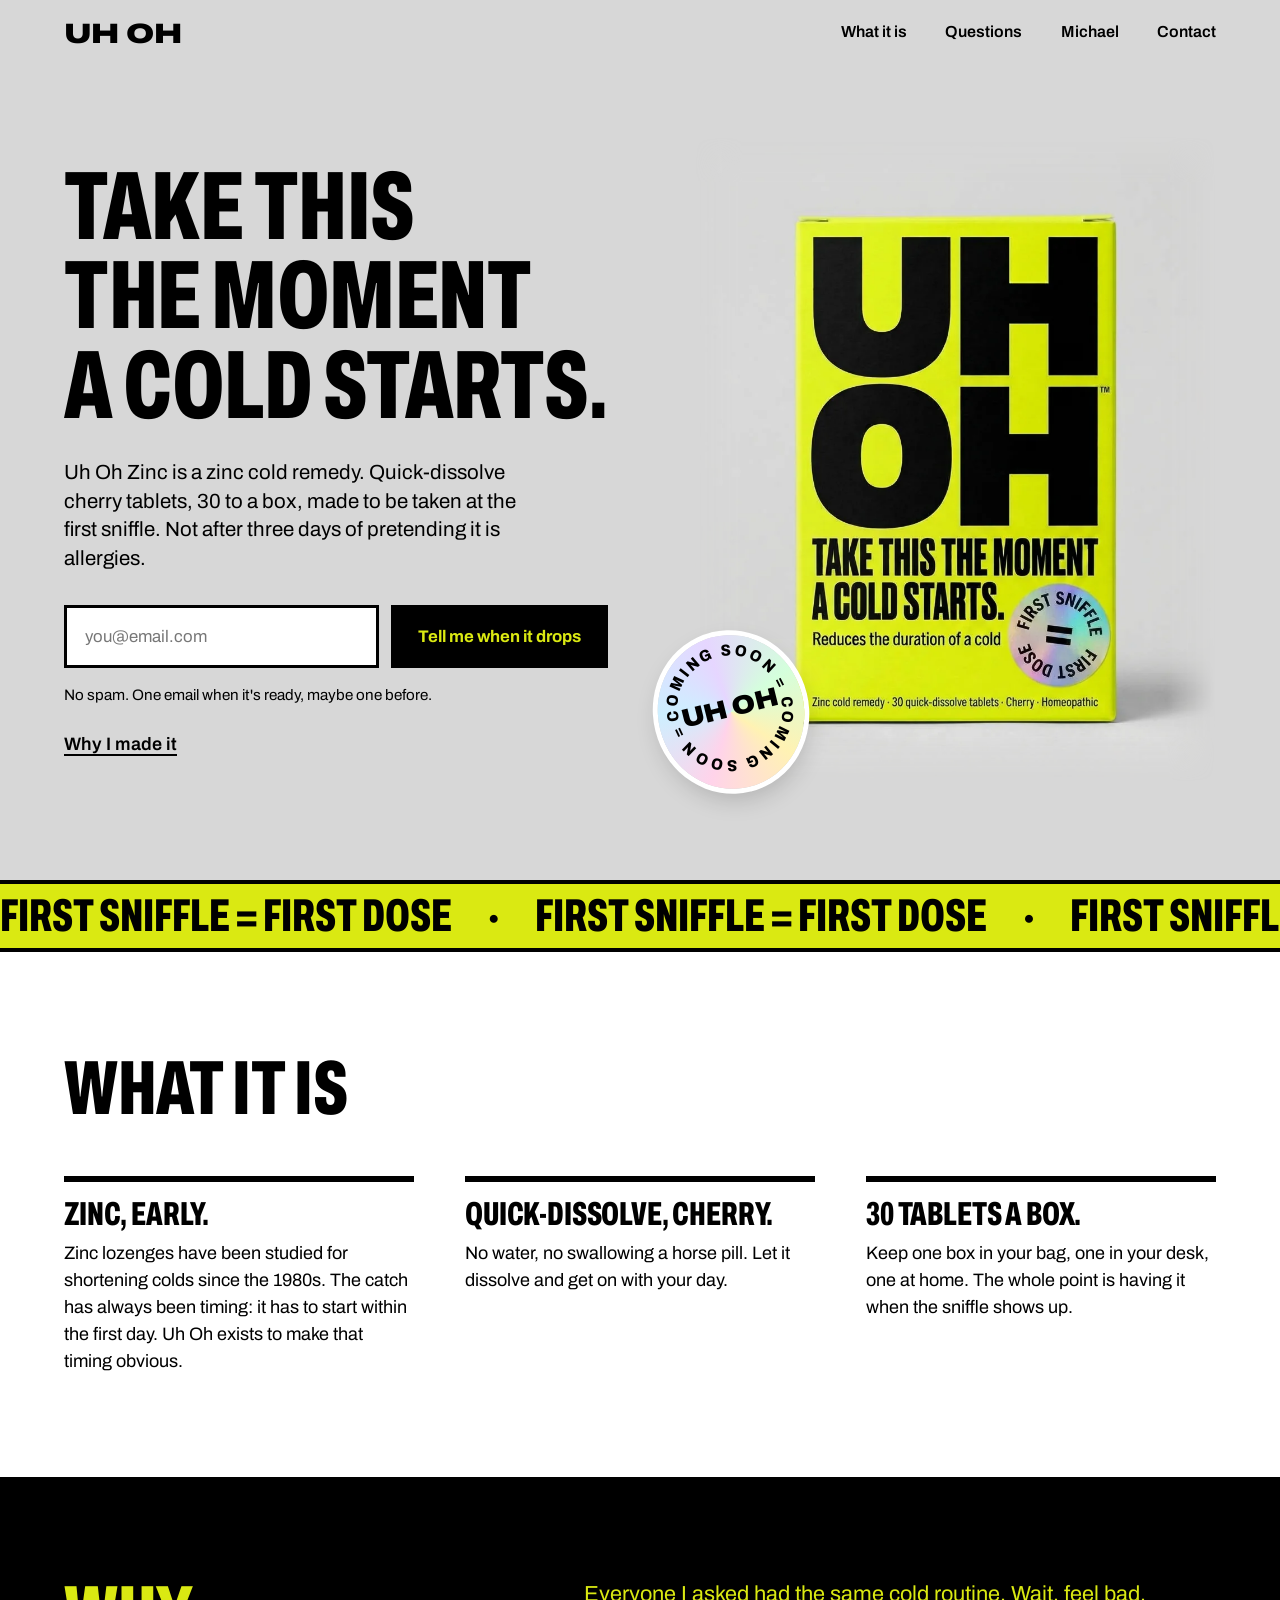
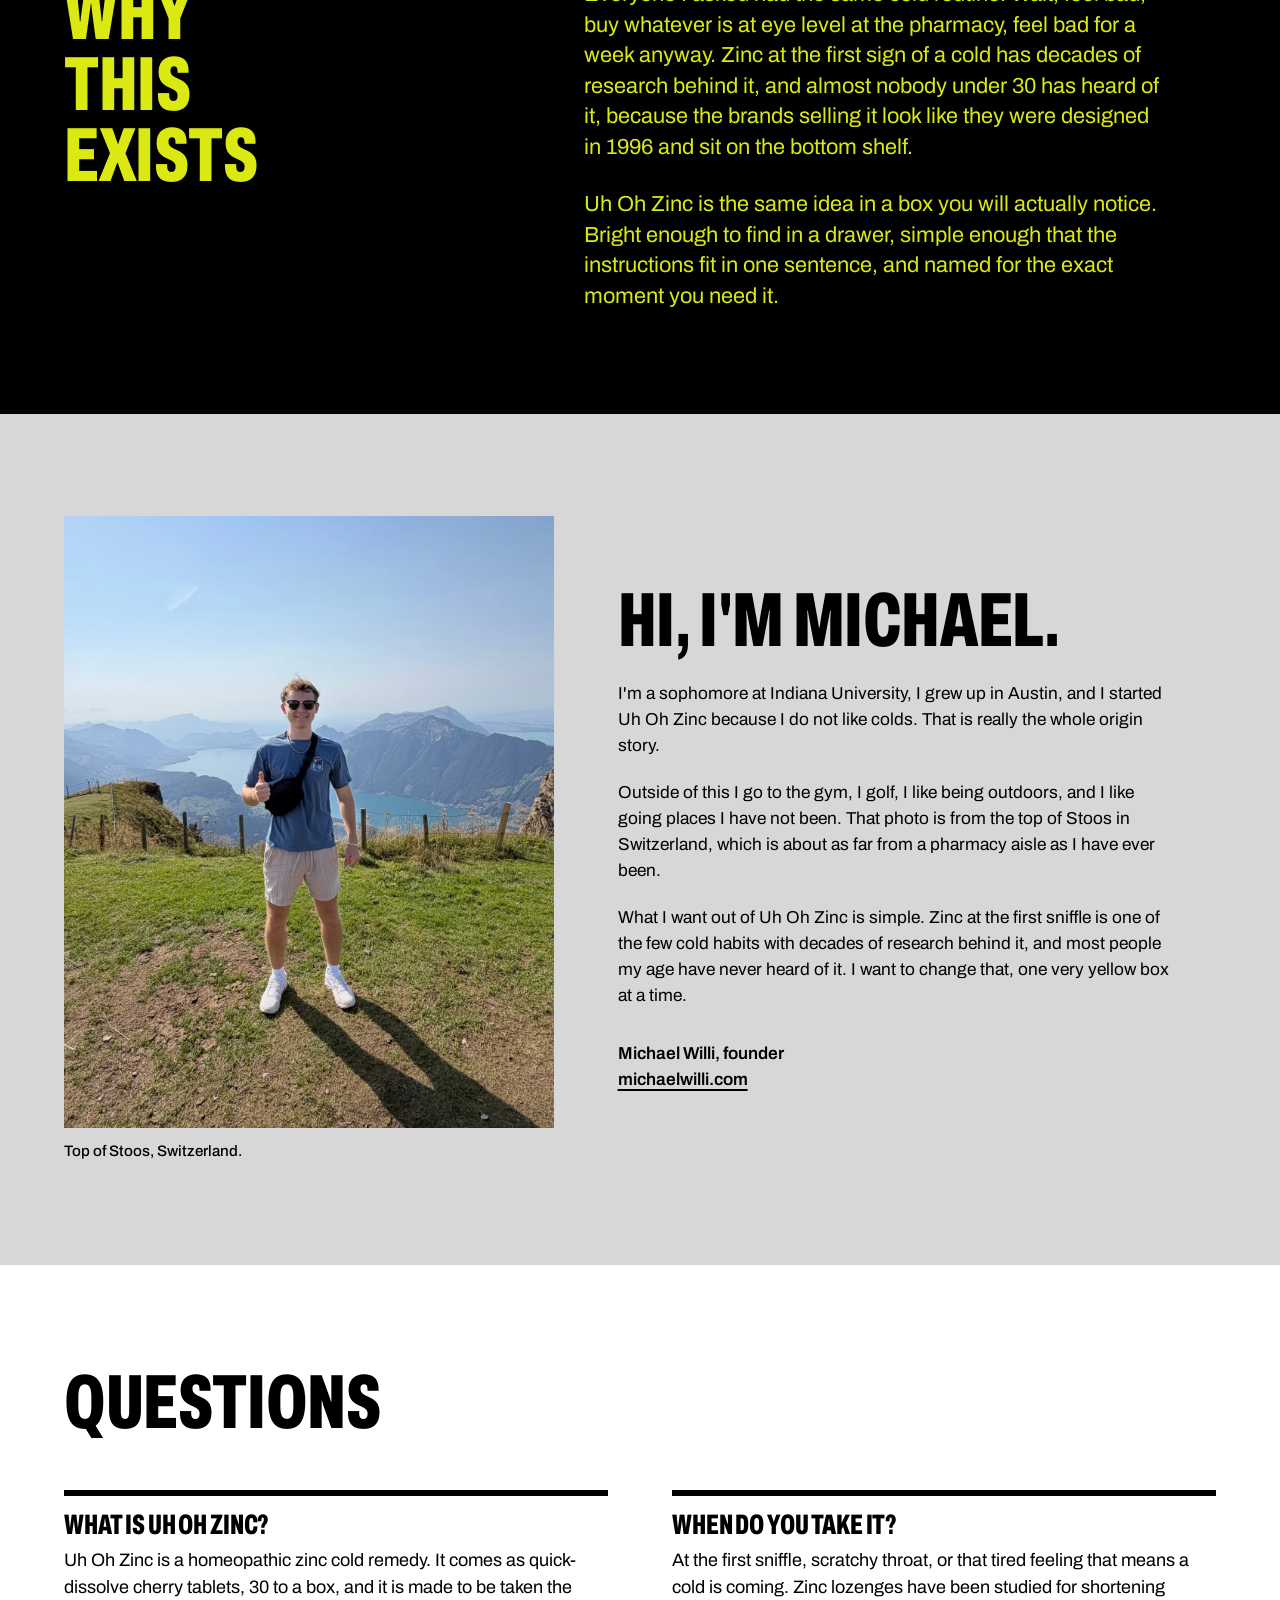
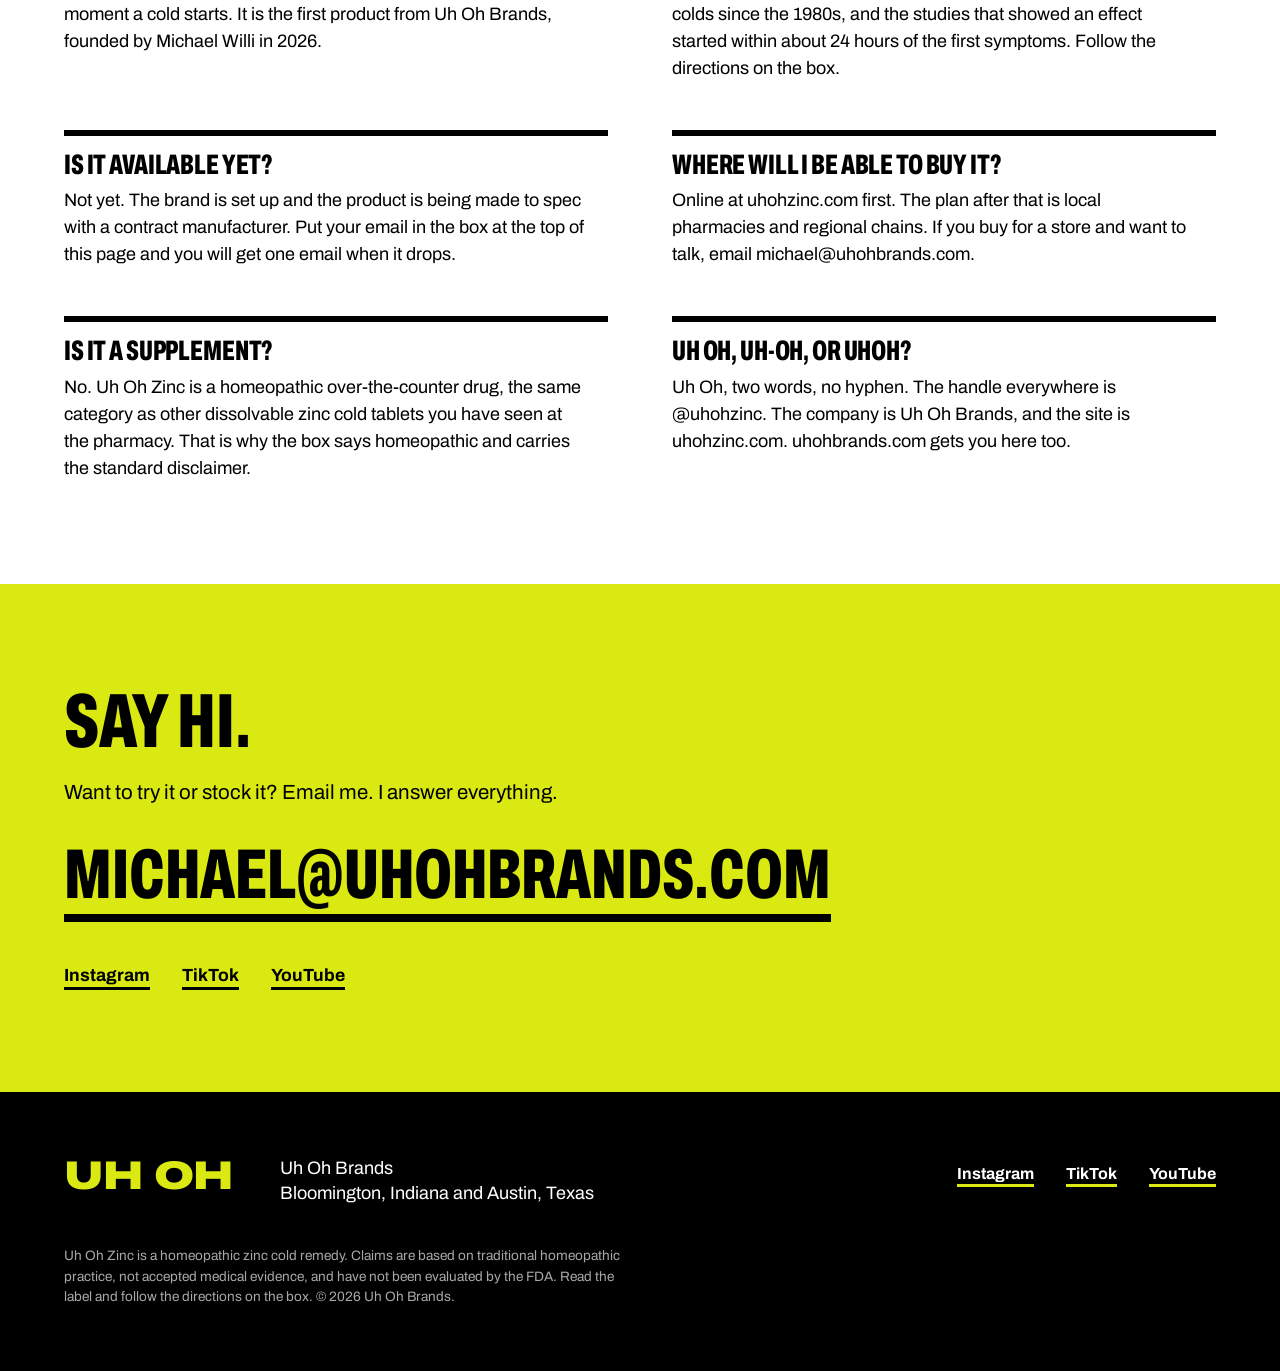
<file: index.html>
<!DOCTYPE html>
<html lang="en">
<head>
  <meta charset="utf-8">
  <meta name="viewport" content="width=device-width, initial-scale=1">
  <title>Uh Oh Zinc: zinc cold remedy for the first sniffle</title>
  <meta name="description" content="Uh Oh Zinc is a zinc cold remedy in quick-dissolve cherry tablets, made to be taken the moment a cold starts. Founded by Michael Willi. Coming soon.">
  <meta name="robots" content="index, follow, max-image-preview:large">
  <meta name="author" content="Michael Willi">
  <link rel="canonical" href="https://uhohzinc.com/">
  <meta name="theme-color" content="#dae912">
  <link rel="icon" href="favicon.svg" type="image/svg+xml">
  <link rel="icon" href="assets/icon-48.png" sizes="48x48" type="image/png">
  <link rel="apple-touch-icon" href="assets/icon-180.png">

  <meta property="og:type" content="website">
  <meta property="og:site_name" content="Uh Oh Zinc">
  <meta property="og:title" content="Uh Oh Zinc. Take this the moment a cold starts.">
  <meta property="og:description" content="A zinc cold remedy for the first sniffle. Quick-dissolve, cherry, 30 to a box. Coming soon.">
  <meta property="og:url" content="https://uhohzinc.com/">
  <meta property="og:image" content="https://uhohzinc.com/assets/og.jpg">
  <meta property="og:image:alt" content="The yellow Uh Oh Zinc box">
  <meta name="twitter:card" content="summary_large_image">
  <meta name="twitter:title" content="Uh Oh Zinc. Take this the moment a cold starts.">
  <meta name="twitter:description" content="A zinc cold remedy for the first sniffle. Quick-dissolve, cherry, 30 to a box. Coming soon.">
  <meta name="twitter:image" content="https://uhohzinc.com/assets/og.jpg">

  <link rel="preload" href="assets/archivo-var.woff2" as="font" type="font/woff2" crossorigin>
  <link rel="stylesheet" href="style.css">

  <script type="application/ld+json">
  {
    "@context": "https://schema.org",
    "@graph": [
      {
        "@type": "Organization",
        "@id": "https://uhohzinc.com/#org",
        "name": "Uh Oh Brands",
        "alternateName": ["Uh Oh Zinc", "Uh Oh", "UhOh Zinc", "Uh-Oh Zinc"],
        "url": "https://uhohzinc.com/",
        "logo": "https://uhohzinc.com/assets/icon-180.png",
        "image": "https://uhohzinc.com/assets/og.jpg",
        "email": "michael@uhohbrands.com",
        "foundingDate": "2026",
        "founder": {"@id": "https://uhohzinc.com/#michael"},
        "sameAs": [
          "https://www.instagram.com/uhohzinc/",
          "https://www.tiktok.com/@uhohzinc",
          "https://www.youtube.com/@UhOhZinc",
          "https://uhohbrands.com/"
        ]
      },
      {
        "@type": "WebSite",
        "@id": "https://uhohzinc.com/#website",
        "url": "https://uhohzinc.com/",
        "name": "Uh Oh Zinc",
        "alternateName": ["Uh Oh", "Uh Oh Brands"],
        "publisher": {"@id": "https://uhohzinc.com/#org"},
        "inLanguage": "en-US"
      },
      {
        "@type": "Product",
        "@id": "https://uhohzinc.com/#product",
        "name": "Uh Oh Zinc",
        "alternateName": ["Uh Oh", "Uh Oh zinc cold remedy"],
        "description": "A homeopathic zinc cold remedy in quick-dissolve cherry tablets, 30 to a box, made to be taken the moment a cold starts.",
        "image": "https://uhohzinc.com/assets/uhoh-box.jpg",
        "brand": {"@type": "Brand", "name": "Uh Oh"},
        "manufacturer": {"@id": "https://uhohzinc.com/#org"},
        "category": "Cold remedy",
        "url": "https://uhohzinc.com/"
      },
      {
        "@type": "Person",
        "@id": "https://uhohzinc.com/#michael",
        "name": "Michael Willi",
        "jobTitle": "Founder",
        "worksFor": {"@id": "https://uhohzinc.com/#org"},
        "url": "https://michaelwilli.com/",
        "image": "https://uhohzinc.com/assets/michael-stoos.jpg",
        "sameAs": ["https://michaelwilli.com/"]
      },
      {
        "@type": "WebPage",
        "@id": "https://uhohzinc.com/#page",
        "url": "https://uhohzinc.com/",
        "name": "Uh Oh Zinc: zinc cold remedy for the first sniffle",
        "isPartOf": {"@id": "https://uhohzinc.com/#website"},
        "about": {"@id": "https://uhohzinc.com/#product"},
        "primaryImageOfPage": "https://uhohzinc.com/assets/uhoh-box.jpg",
        "inLanguage": "en-US"
      },
      {
        "@type": "FAQPage",
        "@id": "https://uhohzinc.com/#faq",
        "mainEntity": [
          {"@type": "Question", "name": "What is Uh Oh Zinc?", "acceptedAnswer": {"@type": "Answer", "text": "Uh Oh Zinc is a homeopathic zinc cold remedy. It comes as quick-dissolve cherry tablets, 30 to a box, and it is made to be taken the moment a cold starts. It is the first product from Uh Oh Brands, founded by Michael Willi in 2026."}},
          {"@type": "Question", "name": "When do you take Uh Oh Zinc?", "acceptedAnswer": {"@type": "Answer", "text": "At the first sniffle, scratchy throat, or that tired feeling that means a cold is coming. Zinc lozenges have been studied for shortening colds since the 1980s, and the studies that showed an effect started within about 24 hours of the first symptoms. Follow the directions on the box."}},
          {"@type": "Question", "name": "Is Uh Oh Zinc available yet?", "acceptedAnswer": {"@type": "Answer", "text": "Not yet. The brand is set up and the product is being made to spec with a contract manufacturer. Join the waitlist at uhohzinc.com to get one email when it drops."}},
          {"@type": "Question", "name": "Where will I be able to buy Uh Oh Zinc?", "acceptedAnswer": {"@type": "Answer", "text": "Online at uhohzinc.com first, then local pharmacies and regional chains. Store buyers can email michael@uhohbrands.com."}},
          {"@type": "Question", "name": "Is Uh Oh Zinc a supplement?", "acceptedAnswer": {"@type": "Answer", "text": "No. Uh Oh Zinc is a homeopathic over-the-counter drug, the same category as other dissolvable zinc cold tablets sold at pharmacies."}},
          {"@type": "Question", "name": "Is it spelled Uh Oh, Uh-Oh, or UhOh?", "acceptedAnswer": {"@type": "Answer", "text": "Uh Oh, two words, no hyphen. The handle everywhere is @uhohzinc. The company is Uh Oh Brands, the site is uhohzinc.com, and uhohbrands.com redirects there."}}
        ]
      }
    ]
  }
  </script>
</head>
<body>

<a class="skip" href="#what">Skip to content</a>

<header class="top">
  <a class="wordmark" href="#top" aria-label="Uh Oh home">UH OH</a>
  <nav aria-label="Site">
    <a href="#what">What it is</a>
    <a href="#questions">Questions</a>
    <a href="#michael">Michael</a>
    <a href="#contact">Contact</a>
  </nav>
</header>

<main id="top">

  <section class="hero">
    <div class="hero-copy">
      <h1><span>Take this</span> <span>the moment</span> <span>a cold starts.</span></h1>
      <p class="lede">Uh Oh Zinc is a zinc cold remedy. Quick-dissolve cherry tablets, 30 to a box, made to be taken at the first sniffle. Not after three days of pretending it is allergies.</p>
      <form class="waitlist" id="waitlist" action="https://docs.google.com/forms/d/e/1FAIpQLScdPUN-cTV3AKUwGAaJe4vlntS_15Vb4oLBsD8qh6lrckyK6Q/formResponse" method="POST" target="waitlist-sink" novalidate>
        <label class="visually-hidden" for="wl-email">Email address</label>
        <input id="wl-email" name="entry.160538507" type="email" placeholder="you@email.com" autocomplete="email" inputmode="email" required>
        <button class="button" type="submit">Tell me when it drops</button>
        <p class="waitlist-note" id="wl-note" aria-live="polite">No spam. One email when it's ready, maybe one before.</p>
      </form>
      <iframe name="waitlist-sink" title="hidden" hidden></iframe>
      <div class="actions">
        <a class="textlink" href="#michael">Why I made it</a>
      </div>
    </div>

    <div class="hero-art">
      <picture>
        <source srcset="assets/uhoh-box.webp" type="image/webp">
        <img src="assets/uhoh-box.jpg" width="928" height="1152" alt="The bright yellow Uh Oh Zinc box. Take this the moment a cold starts. Zinc cold remedy, 30 quick-dissolve tablets, cherry." fetchpriority="high">
      </picture>
      <div class="sticker" aria-label="Coming soon">
        <svg viewBox="0 0 200 200" aria-hidden="true">
          <defs>
            <path id="ring" d="M100,100 m-72,0 a72,72 0 1,1 144,0 a72,72 0 1,1 -144,0"/>
          </defs>
          <text class="ring-text"><textPath href="#ring" textLength="452" lengthAdjust="spacing">COMING SOON = COMING SOON =&#160;</textPath></text>
          <text class="center-text" x="100" y="100" text-anchor="middle" dominant-baseline="central">UH OH</text>
        </svg>
      </div>
    </div>
  </section>

  <div class="band" aria-hidden="true">
    <div class="band-track">
      <span>First sniffle = first dose</span><span>First sniffle = first dose</span><span>First sniffle = first dose</span><span>First sniffle = first dose</span><span>First sniffle = first dose</span><span>First sniffle = first dose</span><span>First sniffle = first dose</span><span>First sniffle = first dose</span>
    </div>
  </div>

  <section class="what" id="what">
    <h2>What it is</h2>
    <div class="facts">
      <div class="fact">
        <h3>Zinc, early.</h3>
        <p>Zinc lozenges have been studied for shortening colds since the 1980s. The catch has always been timing: it has to start within the first day. Uh Oh exists to make that timing obvious.</p>
      </div>
      <div class="fact">
        <h3>Quick-dissolve, cherry.</h3>
        <p>No water, no swallowing a horse pill. Let it dissolve and get on with your day.</p>
      </div>
      <div class="fact">
        <h3>30 tablets a box.</h3>
        <p>Keep one box in your bag, one in your desk, one at home. The whole point is having it when the sniffle shows up.</p>
      </div>
    </div>
  </section>

  <section class="why">
    <h2>Why this exists</h2>
    <div class="why-inner">
      <p>Everyone I asked had the same cold routine. Wait, feel bad, buy whatever is at eye level at the pharmacy, feel bad for a week anyway. Zinc at the first sign of a cold has decades of research behind it, and almost nobody under 30 has heard of it, because the brands selling it look like they were designed in 1996 and sit on the bottom shelf.</p>
      <p>Uh Oh Zinc is the same idea in a box you will actually notice. Bright enough to find in a drawer, simple enough that the instructions fit in one sentence, and named for the exact moment you need it.</p>
    </div>
  </section>

  <section class="michael" id="michael">
    <figure class="portrait">
      <picture>
        <source srcset="assets/michael-stoos.webp" type="image/webp">
        <img src="assets/michael-stoos.jpg" width="1400" height="1620" alt="Michael Willi, founder of Uh Oh Zinc, giving a thumbs up on top of Stoos in Switzerland, with Lake Lucerne and the Alps behind him." loading="lazy">
      </picture>
      <figcaption>Top of Stoos, Switzerland.</figcaption>
    </figure>
    <div class="michael-copy">
      <h2>Hi, I'm Michael.</h2>
      <p>I'm a sophomore at Indiana University, I grew up in Austin, and I started Uh Oh Zinc because I do not like colds. That is really the whole origin story.</p>
      <p>Outside of this I go to the gym, I golf, I like being outdoors, and I like going places I have not been. That photo is from the top of Stoos in Switzerland, which is about as far from a pharmacy aisle as I have ever been.</p>
      <p>What I want out of Uh Oh Zinc is simple. Zinc at the first sniffle is one of the few cold habits with decades of research behind it, and most people my age have never heard of it. I want to change that, one very yellow box at a time.</p>
      <p class="sig">Michael Willi, founder<br><a href="https://michaelwilli.com">michaelwilli.com</a></p>
    </div>
  </section>

  <section class="faq" id="questions">
    <h2>Questions</h2>
    <div class="qa">
      <div class="q">
        <h3>What is Uh Oh Zinc?</h3>
        <p>Uh Oh Zinc is a homeopathic zinc cold remedy. It comes as quick-dissolve cherry tablets, 30 to a box, and it is made to be taken the moment a cold starts. It is the first product from Uh Oh Brands, founded by Michael Willi in 2026.</p>
      </div>
      <div class="q">
        <h3>When do you take it?</h3>
        <p>At the first sniffle, scratchy throat, or that tired feeling that means a cold is coming. Zinc lozenges have been studied for shortening colds since the 1980s, and the studies that showed an effect started within about 24 hours of the first symptoms. Follow the directions on the box.</p>
      </div>
      <div class="q">
        <h3>Is it available yet?</h3>
        <p>Not yet. The brand is set up and the product is being made to spec with a contract manufacturer. Put your email in the box at the top of this page and you will get one email when it drops.</p>
      </div>
      <div class="q">
        <h3>Where will I be able to buy it?</h3>
        <p>Online at uhohzinc.com first. The plan after that is local pharmacies and regional chains. If you buy for a store and want to talk, email michael@uhohbrands.com.</p>
      </div>
      <div class="q">
        <h3>Is it a supplement?</h3>
        <p>No. Uh Oh Zinc is a homeopathic over-the-counter drug, the same category as other dissolvable zinc cold tablets you have seen at the pharmacy. That is why the box says homeopathic and carries the standard disclaimer.</p>
      </div>
      <div class="q">
        <h3>Uh Oh, Uh-Oh, or UhOh?</h3>
        <p>Uh Oh, two words, no hyphen. The handle everywhere is @uhohzinc. The company is Uh Oh Brands, and the site is uhohzinc.com. uhohbrands.com gets you here too.</p>
      </div>
    </div>
  </section>

  <section class="contact" id="contact">
    <h2>Say hi.</h2>
    <p>Want to try it or stock it? Email me. I answer everything.</p>
    <a class="bigmail" href="mailto:michael@uhohbrands.com">michael@uhohbrands.com</a>
    <ul class="social">
      <li><a href="https://www.instagram.com/uhohzinc/">Instagram</a></li>
      <li><a href="https://www.tiktok.com/@uhohzinc">TikTok</a></li>
      <li><a href="https://www.youtube.com/@UhOhZinc">YouTube</a></li>
    </ul>
  </section>

</main>

<footer class="foot">
  <div class="foot-row">
    <span class="wordmark small">UH OH</span>
    <p>Uh Oh Brands<br>Bloomington, Indiana and Austin, Texas</p>
    <ul class="social foot-social">
      <li><a href="https://www.instagram.com/uhohzinc/">Instagram</a></li>
      <li><a href="https://www.tiktok.com/@uhohzinc">TikTok</a></li>
      <li><a href="https://www.youtube.com/@UhOhZinc">YouTube</a></li>
    </ul>
  </div>
  <p class="legal">Uh Oh Zinc is a homeopathic zinc cold remedy. Claims are based on traditional homeopathic practice, not accepted medical evidence, and have not been evaluated by the FDA. Read the label and follow the directions on the box. &copy; 2026 Uh Oh Brands.</p>
</footer>

<script>
(function () {
  var form = document.getElementById('waitlist');
  var input = document.getElementById('wl-email');
  var note = document.getElementById('wl-note');
  var button = form.querySelector('button');
  var sink = document.querySelector('iframe[name="waitlist-sink"]');
  var sent = false;

  function done() {
    if (!sent) return;
    form.classList.add('is-done');
    note.textContent = "You're on the list. I'll email you when it drops.";
    input.value = '';
    button.disabled = false;
    button.textContent = 'Tell me when it drops';
    sent = false;
  }

  form.addEventListener('submit', function (e) {
    var value = input.value.trim();
    var ok = /^[^\s@]+@[^\s@]+\.[^\s@]+$/.test(value);
    if (!ok) {
      e.preventDefault();
      note.textContent = 'That email does not look right. Try again?';
      input.focus();
      return;
    }
    sent = true;
    button.disabled = true;
    button.textContent = 'Adding you';
    note.textContent = '';
    setTimeout(done, 4000);
  });

  sink.addEventListener('load', done);
})();
</script>

</body>
</html>
</file>
<file: style.css>
/* Uh Oh Brands */

@font-face {
  font-family: "Archivo";
  src: url("assets/archivo-var.woff2") format("woff2");
  font-weight: 100 900;
  font-stretch: 62% 125%;
  font-style: normal;
  font-display: swap;
}

:root {
  --acid: #dae912;
  --ink: #000;
  --grey: #d7d7d7;
  --paper: #fff;
  --pad: clamp(1.25rem, 5vw, 5rem);
  --font: "Archivo", "Helvetica Neue", Arial, sans-serif;
}

* { box-sizing: border-box; }

html { scroll-behavior: smooth; }

body {
  margin: 0;
  font-family: var(--font);
  font-size: 1.125rem;
  line-height: 1.5;
  color: var(--ink);
  background: var(--grey);
  -webkit-font-smoothing: antialiased;
}

img { display: block; max-width: 100%; height: auto; }

a { color: inherit; }

:focus-visible { outline: 3px solid currentColor; outline-offset: 4px; }

.skip {
  position: absolute; left: 1rem; top: -4rem;
  background: var(--ink); color: var(--acid);
  padding: .5rem 1rem; text-decoration: none; z-index: 10;
}
.skip:focus { top: 1rem; }

h1, h2, h3 {
  font-stretch: 62%;
  font-weight: 800;
  text-transform: uppercase;
  line-height: .92;
  letter-spacing: -.005em;
  margin: 0;
}

h2 { font-size: clamp(2.75rem, 6vw, 5.25rem); }
h3 { font-size: clamp(1.75rem, 2.6vw, 2.25rem); }

p { margin: 0 0 1.25em; }
p:last-child { margin-bottom: 0; }

/* Header */

.top {
  display: flex; align-items: center; justify-content: space-between; gap: 1.5rem;
  padding: 1.25rem var(--pad);
}

.wordmark {
  font-stretch: 125%;
  font-weight: 900;
  font-size: 1.75rem;
  letter-spacing: -.02em;
  text-decoration: none;
  line-height: 1;
}
.wordmark.small { font-size: 2.5rem; color: var(--acid); }

.top nav { display: flex; gap: clamp(1rem, 3vw, 2.5rem); }
.top nav a {
  font-weight: 600; text-decoration: none; font-size: 1rem;
  border-bottom: 2px solid transparent; padding-bottom: 2px;
}
.top nav a:hover { border-bottom-color: var(--ink); }

/* Hero */

.hero {
  display: grid;
  grid-template-columns: 1.05fr .95fr;
  align-items: center;
  gap: clamp(1rem, 4vw, 4rem);
  padding: clamp(1rem, 4vw, 3rem) var(--pad) clamp(2rem, 6vw, 5rem);
  min-height: calc(100vh - 5.5rem);
}

.hero h1 {
  font-size: clamp(3.4rem, 7.6vw, 7.5rem);
}
.hero h1 span { display: block; }

.lede {
  font-size: clamp(1.15rem, 1.6vw, 1.45rem);
  line-height: 1.4;
  max-width: 40ch;
  margin-top: 1.75rem;
}

.visually-hidden {
  position: absolute; width: 1px; height: 1px; overflow: hidden;
  clip: rect(0 0 0 0); clip-path: inset(50%); white-space: nowrap;
}

.waitlist {
  display: flex; flex-wrap: wrap; gap: .75rem;
  margin-top: 2rem;
  max-width: 34rem;
}
.waitlist input {
  flex: 1 1 14rem;
  font: inherit; font-size: 1.05rem;
  padding: .95rem 1.1rem;
  border: 3px solid var(--ink);
  background: #fff; color: var(--ink);
  border-radius: 0;
  min-width: 0;
}
.waitlist input::placeholder { color: #777; }
.waitlist input:focus { outline: none; box-shadow: 0 0 0 3px var(--acid); }
.waitlist .button {
  border: 3px solid var(--ink);
  font: inherit; font-weight: 700; font-size: 1.05rem;
  cursor: pointer;
}
.waitlist .button:disabled { opacity: .7; cursor: default; }
.waitlist-note { flex-basis: 100%; font-size: .95rem; margin: .25rem 0 0; min-height: 1.4em; }
.waitlist.is-done input, .waitlist.is-done .button { display: none; }
.waitlist.is-done .waitlist-note { font-size: 1.15rem; font-weight: 600; }

.actions { display: flex; flex-wrap: wrap; align-items: center; gap: 1.25rem 2rem; margin-top: 1.5rem; }

.button {
  display: inline-block;
  background: var(--ink); color: var(--acid);
  font-weight: 700; font-size: 1.05rem;
  padding: 1rem 1.5rem;
  text-decoration: none;
  transition: background .15s ease, color .15s ease;
}
.button:hover { background: var(--acid); color: var(--ink); }

.textlink {
  font-weight: 600;
  text-decoration: underline;
  text-decoration-thickness: 2px;
  text-underline-offset: 4px;
}

.hero-art { position: relative; justify-self: center; width: min(100%, 520px); }

.hero-art img {
  width: 100%;
  -webkit-mask-image: linear-gradient(to right, transparent, #000 9%, #000 91%, transparent),
                      linear-gradient(to bottom, transparent, #000 7%, #000 93%, transparent);
  -webkit-mask-composite: source-in;
  mask-image: linear-gradient(to right, transparent, #000 9%, #000 91%, transparent),
              linear-gradient(to bottom, transparent, #000 7%, #000 93%, transparent);
  mask-composite: intersect;
}

/* Holographic sticker */

.sticker {
  position: absolute;
  left: -7%;
  bottom: -1%;
  width: clamp(120px, 28%, 160px);
  aspect-ratio: 1;
  border-radius: 50%;
  transform: rotate(-14deg);
  background: conic-gradient(from 210deg, #ffd3ea, #cdefff, #e6d6ff, #d4ffdc, #fff2b3, #ffd3ea);
  box-shadow: 0 0 0 5px #fff, 0 10px 24px rgba(0,0,0,.18);
}
.sticker svg { width: 100%; height: 100%; }
.ring-text {
  font-family: var(--font); font-weight: 800; font-stretch: 90%; font-size: 22px;
  fill: var(--ink);
  transform-origin: 100px 100px;
  animation: spin 28s linear infinite;
}
.center-text {
  font-family: var(--font); font-weight: 900; font-stretch: 110%; font-size: 36px;
  letter-spacing: -.02em; fill: var(--ink);
}
@keyframes spin { to { transform: rotate(360deg); } }

/* Marquee band */

.band {
  background: var(--acid);
  overflow: hidden;
  border-top: 4px solid var(--ink);
  border-bottom: 4px solid var(--ink);
  padding: .55rem 0;
}
.band-track {
  display: flex; width: max-content;
  animation: slide 22s linear infinite;
}
.band-track span {
  font-stretch: 62%; font-weight: 800; text-transform: uppercase;
  font-size: clamp(1.6rem, 3.6vw, 3rem); line-height: 1;
  padding-right: 2.25rem;
  white-space: nowrap;
}
.band-track span::after { content: "\25CF"; font-size: .4em; vertical-align: middle; margin-left: 2.25rem; }
@keyframes slide { to { transform: translateX(-50%); } }

/* What it is */

.what {
  background: var(--paper);
  padding: clamp(3.5rem, 8vw, 7rem) var(--pad);
}
.facts {
  display: grid;
  grid-template-columns: repeat(3, 1fr);
  gap: clamp(1.5rem, 4vw, 3.5rem);
  margin-top: clamp(2rem, 4vw, 3.5rem);
}
.fact { border-top: 6px solid var(--ink); padding-top: 1.1rem; }
.fact h3 { margin-bottom: .6rem; }
.fact p { max-width: 36ch; }

/* Why */

.why {
  background: var(--ink);
  color: var(--acid);
  padding: clamp(3.5rem, 8vw, 7rem) var(--pad);
  display: grid;
  grid-template-columns: minmax(0, 1fr) minmax(0, 1.35fr);
  gap: clamp(1.5rem, 4vw, 4rem);
  align-items: start;
}
.why h2 { max-width: 7ch; }
.why-inner { max-width: 58ch; }
.why p { font-size: clamp(1.2rem, 1.7vw, 1.5rem); line-height: 1.4; }

/* Michael */

.michael {
  background: var(--grey);
  display: grid;
  grid-template-columns: minmax(0, .9fr) minmax(0, 1.1fr);
  gap: clamp(2rem, 5vw, 5rem);
  align-items: center;
  padding: clamp(3.5rem, 8vw, 7rem) var(--pad);
}
.portrait { margin: 0; }
.portrait img { width: 100%; aspect-ratio: 4 / 5; object-fit: cover; object-position: 50% 60%; }
.portrait figcaption { font-size: .95rem; margin-top: .75rem; font-weight: 500; }
.michael-copy h2 { margin-bottom: 1.5rem; }
.michael-copy p { max-width: 56ch; font-size: clamp(1.05rem, 1.35vw, 1.25rem); }
.sig { margin-top: 2rem; font-weight: 600; }
.sig a { text-decoration-thickness: 2px; text-underline-offset: 4px; }

/* Questions */

.faq {
  background: var(--paper);
  padding: clamp(3.5rem, 8vw, 7rem) var(--pad);
}
.qa {
  display: grid;
  grid-template-columns: repeat(2, minmax(0, 1fr));
  gap: clamp(1.5rem, 4vw, 3rem) clamp(2rem, 5vw, 5rem);
  margin-top: clamp(2rem, 4vw, 3.5rem);
}
.q { border-top: 6px solid var(--ink); padding-top: 1rem; }
.q h3 { font-size: clamp(1.5rem, 2.2vw, 1.9rem); margin-bottom: .6rem; }
.q p { max-width: 52ch; }

/* Contact */

.contact {
  background: var(--acid);
  padding: clamp(3.5rem, 8vw, 7rem) var(--pad);
}
.contact p { max-width: 48ch; font-size: clamp(1.15rem, 1.6vw, 1.45rem); margin: 1.25rem 0 2rem; }
.bigmail {
  display: inline-block;
  font-stretch: 62%; font-weight: 800; text-transform: uppercase;
  font-size: clamp(1.9rem, 5.5vw, 5rem); line-height: 1;
  text-decoration: none;
  border-bottom: .12em solid var(--ink);
  padding-bottom: .05em;
  word-break: break-all;
}
.bigmail:hover { background: var(--ink); color: var(--acid); border-bottom-color: var(--acid); }

.social {
  list-style: none; padding: 0; margin: 2.5rem 0 0;
  display: flex; flex-wrap: wrap; gap: .75rem 2rem;
}
.social a {
  font-weight: 700; font-size: 1.1rem; text-decoration: none;
  border-bottom: 3px solid var(--ink); padding-bottom: 2px;
}
.social a:hover { background: var(--ink); color: var(--acid); border-bottom-color: var(--acid); }

/* Footer */

.foot {
  background: var(--ink);
  color: #fff;
  padding: clamp(2.5rem, 5vw, 4rem) var(--pad);
}
.foot-row { display: flex; align-items: flex-start; gap: 2rem 3rem; flex-wrap: wrap; }
.foot-social { margin: .25rem 0 0; margin-left: auto; }
.foot-social a { color: #fff; border-bottom-color: var(--acid); font-size: 1rem; }
.foot-social a:hover { background: var(--acid); color: var(--ink); border-bottom-color: var(--ink); }
.foot-row p { margin: 0; line-height: 1.4; }
.legal {
  margin-top: 2.5rem; max-width: 72ch;
  font-size: .85rem; line-height: 1.5; color: #a8a8a8;
}

/* Responsive */

@media (max-width: 880px) {
  .hero { grid-template-columns: 1fr; min-height: 0; }
  .hero h1 span { display: inline; }
  .hero h1 { max-width: 12ch; }
  .hero-art { width: min(100%, 440px); margin-top: 1.5rem; }
  .sticker { left: -6%; bottom: -3%; width: 104px; }
  .facts { grid-template-columns: 1fr; }
  .qa { grid-template-columns: 1fr; }
  .why { grid-template-columns: 1fr; }
  .why h2 { max-width: none; }
  .michael { grid-template-columns: 1fr; }
  .portrait { max-width: 520px; }
}

@media (max-width: 520px) {
  .top { flex-wrap: wrap; gap: .75rem 1.25rem; }
  .hero h1 { font-size: clamp(3rem, 15vw, 4rem); }
  .waitlist .button { width: 100%; text-align: center; }
}

@media (prefers-reduced-motion: reduce) {
  html { scroll-behavior: auto; }
  .ring-text { animation: none; }
  .band-track { animation: none; }
  .button { transition: none; }
}
</file>
